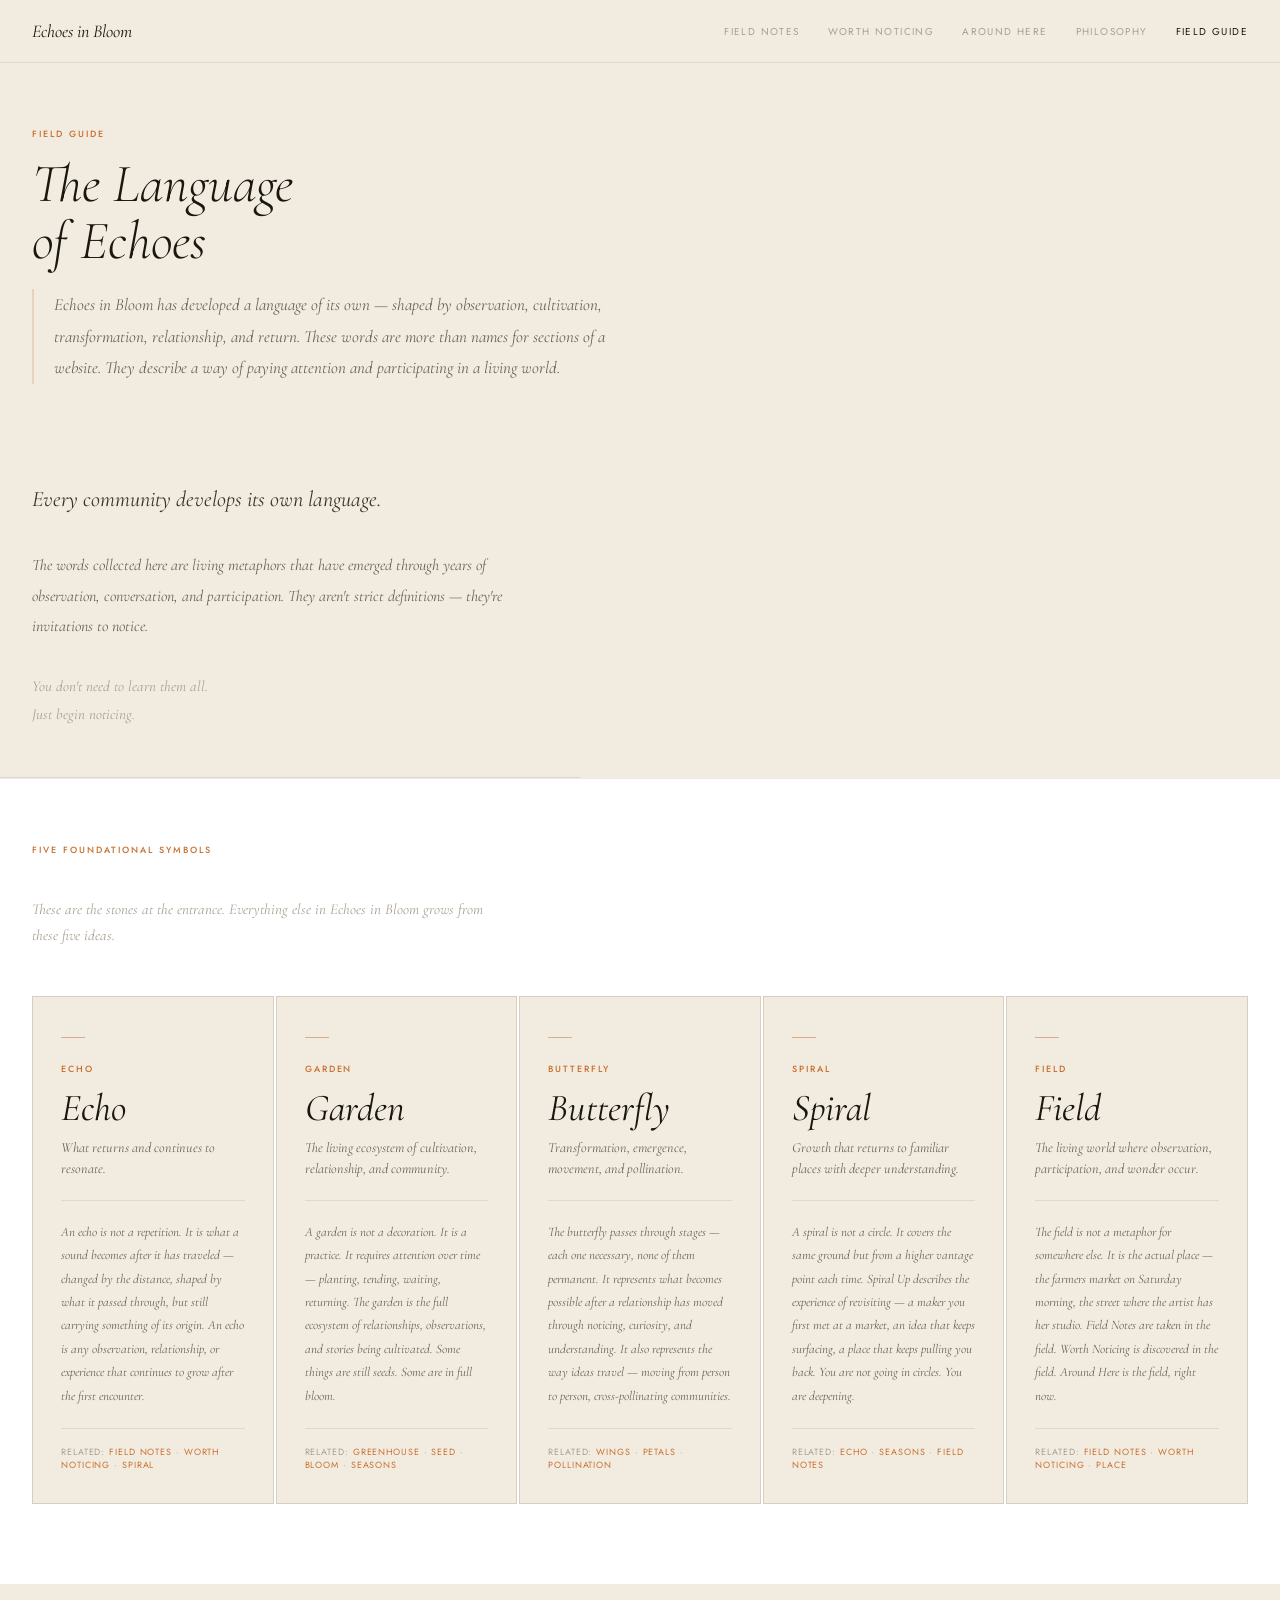
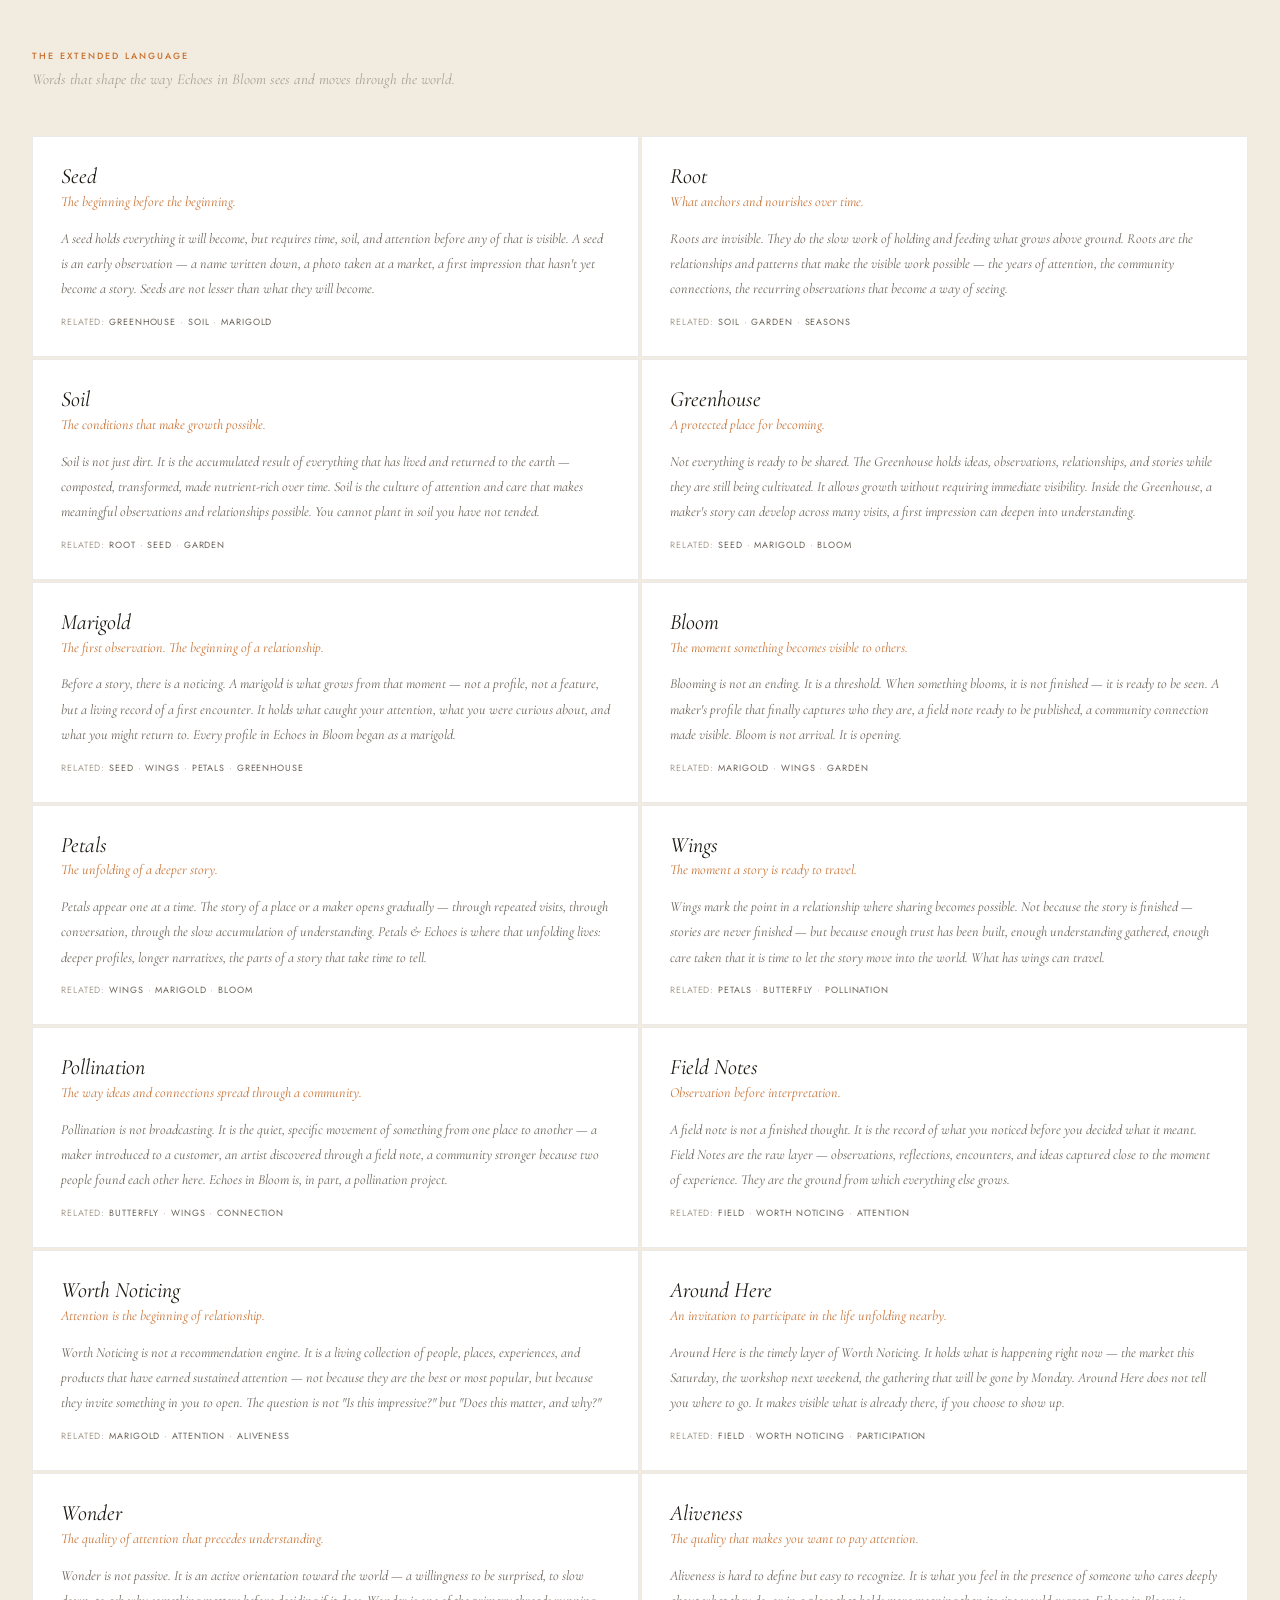
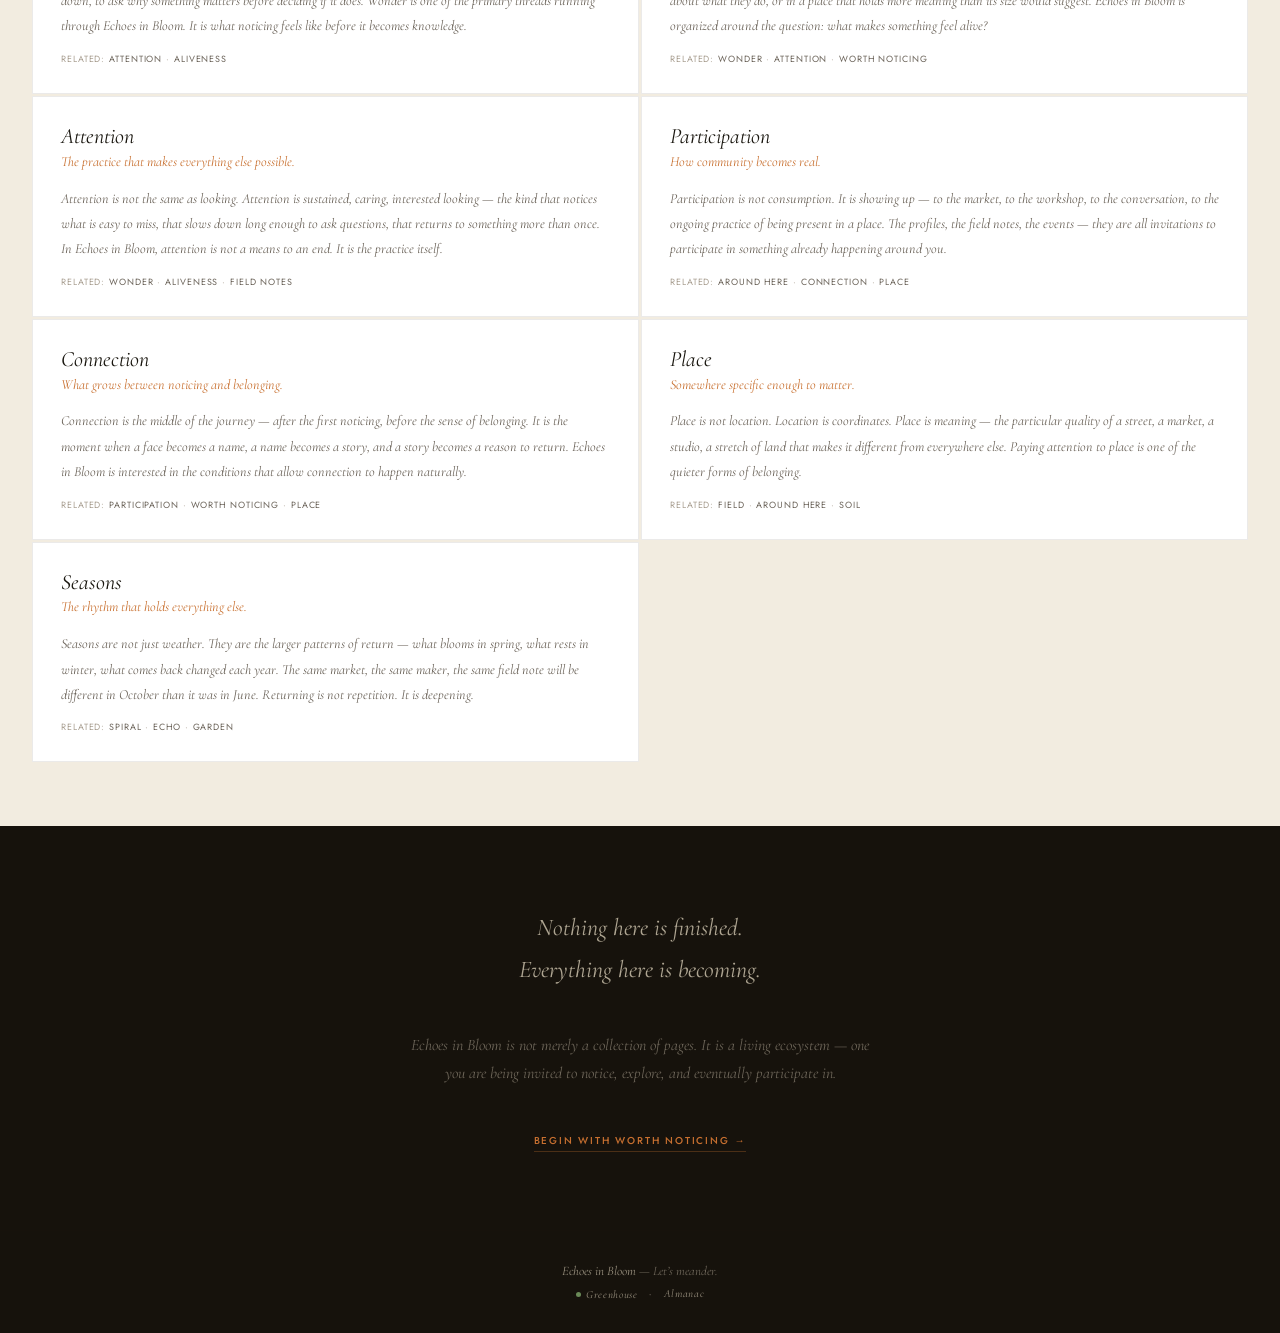
<file: field-guide.html>
<!DOCTYPE html>
<html lang="en">
<head>
  <meta charset="UTF-8">
  <meta name="viewport" content="width=device-width, initial-scale=1.0">
  <title>The Language of Echoes — Field Guide · Echoes in Bloom</title>
  <link rel="preconnect" href="https://fonts.googleapis.com">
  <link rel="preconnect" href="https://fonts.gstatic.com" crossorigin>
  <link href="https://fonts.googleapis.com/css2?family=Cormorant+Garamond:ital,wght@0,300;0,400;1,300;1,400;1,500&family=Jost:wght@300;400;500&display=swap" rel="stylesheet">
  <style>
    *{box-sizing:border-box;margin:0;padding:0}
    :root{
      --linen:#f2ece0;--linen-s:#e8e0d0;--parch:#ede4d4;
      --deep:#16120c;
      --amber:#c87030;--amber-d:#a05020;--amber-w:rgba(200,112,48,.2);
      --moss:#6a8a58;--moss-d:#4a6038;
      --ink:#1a1710;--ink-mid:#3a3428;--ink-soft:#6a6258;--ink-faint:#a89e90;
      --rule:rgba(40,30,15,.09);--rule-m:rgba(40,30,15,.14);
      --s:'Cormorant Garamond',serif;--n:'Jost',sans-serif;
    }
    body{font-family:var(--n);background:var(--linen);color:var(--ink);-webkit-font-smoothing:antialiased;min-height:100vh}

    /* NAV */
    .nav{display:flex;align-items:center;justify-content:space-between;padding:1.25rem 2rem;border-bottom:1px solid var(--rule);background:var(--linen);position:sticky;top:0;z-index:100}
    .nav-home{font-family:var(--s);font-size:18px;font-style:italic;color:var(--ink);text-decoration:none}
    .nav-home:hover{color:var(--amber)}
    .nav-links{display:flex;align-items:center;gap:1.75rem}
    .nl{font-size:10px;letter-spacing:.14em;text-transform:uppercase;color:var(--ink-faint);text-decoration:none;transition:color .2s}
    .nl:hover,.nl.active{color:var(--ink)}
    .nl-gh{color:var(--moss);font-weight:500;display:flex;align-items:center;gap:.35rem}
    .gh-pip{width:5px;height:5px;border-radius:50%;background:var(--moss);flex-shrink:0}

    /* HERO */
    .hero{max-width:680px;padding:4rem 2rem 3rem}
    .hero-eyebrow{font-size:9px;letter-spacing:.22em;text-transform:uppercase;color:var(--amber);font-weight:500;margin-bottom:1rem}
    .hero-title{font-family:var(--s);font-size:clamp(36px,6vw,54px);font-weight:300;font-style:italic;color:var(--ink);line-height:1.05;margin-bottom:1.25rem}
    .hero-body{font-family:var(--s);font-size:17px;font-style:italic;color:var(--ink-soft);line-height:1.85;border-left:2px solid var(--amber-w);padding-left:1.25rem}

    /* FOUNDATIONAL FIVE */
    .foundational{padding:4rem 2rem 5rem;border-top:1px solid var(--rule);border-bottom:1px solid var(--rule);background:white}
    .foundational-lbl{font-size:9px;letter-spacing:.22em;text-transform:uppercase;color:var(--amber);font-weight:500;margin-bottom:2.5rem}
    .foundational-grid{display:grid;grid-template-columns:repeat(5,1fr);gap:2px}
    @media(max-width:860px){.foundational-grid{grid-template-columns:1fr 1fr}}
    @media(max-width:500px){.foundational-grid{grid-template-columns:1fr}}
    .symbol-card{padding:2.5rem 1.75rem 2rem;border:1px solid var(--rule-m);background:var(--linen);transition:border-color .2s,background .2s;cursor:default;position:relative}
    .symbol-card:hover{border-color:rgba(200,112,48,.3);background:white}
    .symbol-card::before{content:'';display:block;width:24px;height:1px;background:var(--amber);margin-bottom:1.5rem;opacity:.5}
    .symbol-glyph{font-size:9px;letter-spacing:.22em;text-transform:uppercase;color:var(--amber);font-weight:500;margin-bottom:.85rem;display:block}
    .symbol-name{font-family:var(--s);font-size:clamp(28px,3.5vw,38px);font-style:italic;color:var(--ink);line-height:1;margin-bottom:.6rem}
    .symbol-meaning{font-family:var(--s);font-size:14px;font-style:italic;color:var(--ink-soft);line-height:1.55;margin-bottom:1.25rem;padding-bottom:1.25rem;border-bottom:1px solid var(--rule)}
    .symbol-body{font-family:var(--s);font-size:13px;font-style:italic;color:var(--ink-soft);line-height:1.8}
    .symbol-related{margin-top:1.25rem;padding-top:1rem;border-top:1px solid var(--rule);font-size:9px;letter-spacing:.1em;text-transform:uppercase;color:var(--ink-faint)}
    .symbol-related a{color:var(--amber);text-decoration:none}
    .symbol-related a:hover{text-decoration:underline}

    /* EXTENDED LANGUAGE */
    .extended{padding:4rem 2rem;max-width:none}
    .extended-lbl{font-size:9px;letter-spacing:.22em;text-transform:uppercase;color:var(--amber);font-weight:500;margin-bottom:.5rem}
    .extended-sub{font-family:var(--s);font-size:15px;font-style:italic;color:var(--ink-faint);margin-bottom:3rem}

    /* ENTRY GRID — 2 col on wide, 1 on mobile */
    .entry-grid{display:grid;grid-template-columns:1fr 1fr;gap:2px}
    @media(max-width:700px){.entry-grid{grid-template-columns:1fr}}

    .entry{padding:1.75rem;background:white;border:1px solid var(--rule);transition:border-color .2s}
    .entry:hover{border-color:var(--amber-w)}
    .entry-term{font-family:var(--s);font-size:22px;font-style:italic;color:var(--ink);line-height:1;margin-bottom:.3rem}
    .entry-meaning{font-family:var(--s);font-size:14px;font-style:italic;color:var(--amber);margin-bottom:.85rem;line-height:1.45}
    .entry-body{font-family:var(--s);font-size:14px;font-style:italic;color:var(--ink-soft);line-height:1.8}
    .entry-related{margin-top:.85rem;font-size:9px;letter-spacing:.1em;text-transform:uppercase;color:var(--ink-faint)}
    .entry-related a{color:var(--ink-soft);text-decoration:none;transition:color .2s}
    .entry-related a:hover{color:var(--amber)}

    /* CLOSING */
    .closing{padding:5rem 2rem;text-align:center;border-top:1px solid var(--rule);background:var(--deep)}
    .closing-body{font-family:var(--s);font-size:clamp(18px,3vw,24px);font-style:italic;color:rgba(240,228,204,.7);line-height:1.75;max-width:540px;margin:0 auto 2.5rem}
    .closing-link{font-size:10px;letter-spacing:.18em;text-transform:uppercase;color:var(--amber);text-decoration:none;font-weight:500;border-bottom:1px solid rgba(200,112,48,.3);padding-bottom:.15rem}

    /* FOOTER */
    .footer{padding:2rem;border-top:1px solid var(--rule);text-align:center;background:var(--deep)}
    .footer-text{font-family:var(--s);font-size:13px;font-style:italic;color:rgba(240,228,204,.4)}
    .footer-link{color:rgba(240,228,204,.6);text-decoration:none}
    .footer-link:hover{color:var(--amber)}
  </style>
</head>
<body>

<nav class="nav">
  <a href="/" class="nav-home">Echoes in Bloom</a>
  <div class="nav-links">
    <a href="/#field-notes" class="nl">Field Notes</a>
    <a href="/community" class="nl">Worth Noticing</a>
    <a href="/around-here" class="nl">Around Here</a>
    <a href="/philosophy" class="nl">Philosophy</a>
    <a href="/field-guide" class="nl active" style="opacity:1;font-size:10px">Field Guide</a>
  </div>
</nav>

<div class="hero">
  <div class="hero-eyebrow">Field Guide</div>
  <h1 class="hero-title">The Language<br>of Echoes</h1>
  <p class="hero-body">Echoes in Bloom has developed a language of its own — shaped by observation, cultivation, transformation, relationship, and return. These words are more than names for sections of a website. They describe a way of paying attention and participating in a living world.</p>
</div>

<!-- INTRODUCTION -->
<div style="padding:3rem 2rem;max-width:580px;border-bottom:1px solid var(--rule)">
  <p style="font-family:var(--s);font-size:clamp(18px,2.5vw,22px);font-style:italic;color:var(--ink-mid);line-height:1.75;margin-bottom:2rem">Every community develops its own language.</p>
  <p style="font-family:var(--s);font-size:16px;font-style:italic;color:var(--ink-soft);line-height:1.9;margin-bottom:2rem">The words collected here are living metaphors that have emerged through years of observation, conversation, and participation. They aren't strict definitions — they're invitations to notice.</p>
  <p style="font-family:var(--s);font-size:15px;font-style:italic;color:var(--ink-faint);line-height:1.85">You don't need to learn them all.<br>Just begin noticing.</p>
</div>

<!-- FIVE FOUNDATIONAL SYMBOLS -->
<div class="foundational">
  <div class="foundational-lbl">Five foundational symbols</div>
  <p style="font-family:var(--s);font-size:15px;font-style:italic;color:var(--ink-faint);max-width:480px;line-height:1.75;margin-bottom:3rem">These are the stones at the entrance. Everything else in Echoes in Bloom grows from these five ideas.</p>
  <div class="foundational-grid">

    <div class="symbol-card">
      <span class="symbol-glyph">Echo</span>
      <div class="symbol-name">Echo</div>
      <div class="symbol-meaning">What returns and continues to resonate.</div>
      <div class="symbol-body">An echo is not a repetition. It is what a sound becomes after it has traveled — changed by the distance, shaped by what it passed through, but still carrying something of its origin. An echo is any observation, relationship, or experience that continues to grow after the first encounter.</div>
      <div class="symbol-related">Related: <a href="#field-notes">Field Notes</a> · <a href="#worth-noticing">Worth Noticing</a> · <a href="#spiral">Spiral</a></div>
    </div>

    <div class="symbol-card">
      <span class="symbol-glyph">Garden</span>
      <div class="symbol-name">Garden</div>
      <div class="symbol-meaning">The living ecosystem of cultivation, relationship, and community.</div>
      <div class="symbol-body">A garden is not a decoration. It is a practice. It requires attention over time — planting, tending, waiting, returning. The garden is the full ecosystem of relationships, observations, and stories being cultivated. Some things are still seeds. Some are in full bloom.</div>
      <div class="symbol-related">Related: <a href="#greenhouse">Greenhouse</a> · <a href="#seed">Seed</a> · <a href="#bloom">Bloom</a> · <a href="#seasons">Seasons</a></div>
    </div>

    <div class="symbol-card">
      <span class="symbol-glyph">Butterfly</span>
      <div class="symbol-name">Butterfly</div>
      <div class="symbol-meaning">Transformation, emergence, movement, and pollination.</div>
      <div class="symbol-body">The butterfly passes through stages — each one necessary, none of them permanent. It represents what becomes possible after a relationship has moved through noticing, curiosity, and understanding. It also represents the way ideas travel — moving from person to person, cross-pollinating communities.</div>
      <div class="symbol-related">Related: <a href="#wings">Wings</a> · <a href="#petals">Petals</a> · <a href="#pollination">Pollination</a></div>
    </div>

    <div class="symbol-card" id="spiral">
      <span class="symbol-glyph">Spiral</span>
      <div class="symbol-name">Spiral</div>
      <div class="symbol-meaning">Growth that returns to familiar places with deeper understanding.</div>
      <div class="symbol-body">A spiral is not a circle. It covers the same ground but from a higher vantage point each time. Spiral Up describes the experience of revisiting — a maker you first met at a market, an idea that keeps surfacing, a place that keeps pulling you back. You are not going in circles. You are deepening.</div>
      <div class="symbol-related">Related: <a href="#echo">Echo</a> · <a href="#seasons">Seasons</a> · <a href="#field-notes">Field Notes</a></div>
    </div>

    <div class="symbol-card">
      <span class="symbol-glyph">Field</span>
      <div class="symbol-name">Field</div>
      <div class="symbol-meaning">The living world where observation, participation, and wonder occur.</div>
      <div class="symbol-body">The field is not a metaphor for somewhere else. It is the actual place — the farmers market on Saturday morning, the street where the artist has her studio. Field Notes are taken in the field. Worth Noticing is discovered in the field. Around Here is the field, right now.</div>
      <div class="symbol-related">Related: <a href="#field-notes">Field Notes</a> · <a href="#worth-noticing">Worth Noticing</a> · <a href="#place">Place</a></div>
    </div>

  </div>
</div>

<!-- EXTENDED LANGUAGE -->
<div class="extended">
  <div class="extended-lbl">The extended language</div>
  <div class="extended-sub">Words that shape the way Echoes in Bloom sees and moves through the world.</div>

  <div class="entry-grid">

    <div class="entry" id="seed">
      <div class="entry-term">Seed</div>
      <div class="entry-meaning">The beginning before the beginning.</div>
      <div class="entry-body">A seed holds everything it will become, but requires time, soil, and attention before any of that is visible. A seed is an early observation — a name written down, a photo taken at a market, a first impression that hasn't yet become a story. Seeds are not lesser than what they will become.</div>
      <div class="entry-related">Related: <a href="#greenhouse">Greenhouse</a> · <a href="#soil">Soil</a> · <a href="#marigold">Marigold</a></div>
    </div>

    <div class="entry" id="root">
      <div class="entry-term">Root</div>
      <div class="entry-meaning">What anchors and nourishes over time.</div>
      <div class="entry-body">Roots are invisible. They do the slow work of holding and feeding what grows above ground. Roots are the relationships and patterns that make the visible work possible — the years of attention, the community connections, the recurring observations that become a way of seeing.</div>
      <div class="entry-related">Related: <a href="#soil">Soil</a> · <a href="#garden">Garden</a> · <a href="#seasons">Seasons</a></div>
    </div>

    <div class="entry" id="soil">
      <div class="entry-term">Soil</div>
      <div class="entry-meaning">The conditions that make growth possible.</div>
      <div class="entry-body">Soil is not just dirt. It is the accumulated result of everything that has lived and returned to the earth — composted, transformed, made nutrient-rich over time. Soil is the culture of attention and care that makes meaningful observations and relationships possible. You cannot plant in soil you have not tended.</div>
      <div class="entry-related">Related: <a href="#root">Root</a> · <a href="#seed">Seed</a> · <a href="#garden">Garden</a></div>
    </div>

    <div class="entry" id="greenhouse">
      <div class="entry-term">Greenhouse</div>
      <div class="entry-meaning">A protected place for becoming.</div>
      <div class="entry-body">Not everything is ready to be shared. The Greenhouse holds ideas, observations, relationships, and stories while they are still being cultivated. It allows growth without requiring immediate visibility. Inside the Greenhouse, a maker's story can develop across many visits, a first impression can deepen into understanding.</div>
      <div class="entry-related">Related: <a href="#seed">Seed</a> · <a href="#marigold">Marigold</a> · <a href="#bloom">Bloom</a></div>
    </div>

    <div class="entry" id="marigold">
      <div class="entry-term">Marigold</div>
      <div class="entry-meaning">The first observation. The beginning of a relationship.</div>
      <div class="entry-body">Before a story, there is a noticing. A marigold is what grows from that moment — not a profile, not a feature, but a living record of a first encounter. It holds what caught your attention, what you were curious about, and what you might return to. Every profile in Echoes in Bloom began as a marigold.</div>
      <div class="entry-related">Related: <a href="#seed">Seed</a> · <a href="#wings">Wings</a> · <a href="#petals">Petals</a> · <a href="#greenhouse">Greenhouse</a></div>
    </div>

    <div class="entry" id="bloom">
      <div class="entry-term">Bloom</div>
      <div class="entry-meaning">The moment something becomes visible to others.</div>
      <div class="entry-body">Blooming is not an ending. It is a threshold. When something blooms, it is not finished — it is ready to be seen. A maker's profile that finally captures who they are, a field note ready to be published, a community connection made visible. Bloom is not arrival. It is opening.</div>
      <div class="entry-related">Related: <a href="#marigold">Marigold</a> · <a href="#wings">Wings</a> · <a href="#garden">Garden</a></div>
    </div>

    <div class="entry" id="petals">
      <div class="entry-term">Petals</div>
      <div class="entry-meaning">The unfolding of a deeper story.</div>
      <div class="entry-body">Petals appear one at a time. The story of a place or a maker opens gradually — through repeated visits, through conversation, through the slow accumulation of understanding. Petals & Echoes is where that unfolding lives: deeper profiles, longer narratives, the parts of a story that take time to tell.</div>
      <div class="entry-related">Related: <a href="#wings">Wings</a> · <a href="#marigold">Marigold</a> · <a href="#bloom">Bloom</a></div>
    </div>

    <div class="entry" id="wings">
      <div class="entry-term">Wings</div>
      <div class="entry-meaning">The moment a story is ready to travel.</div>
      <div class="entry-body">Wings mark the point in a relationship where sharing becomes possible. Not because the story is finished — stories are never finished — but because enough trust has been built, enough understanding gathered, enough care taken that it is time to let the story move into the world. What has wings can travel.</div>
      <div class="entry-related">Related: <a href="#petals">Petals</a> · <a href="#butterfly">Butterfly</a> · <a href="#pollination">Pollination</a></div>
    </div>

    <div class="entry" id="pollination">
      <div class="entry-term">Pollination</div>
      <div class="entry-meaning">The way ideas and connections spread through a community.</div>
      <div class="entry-body">Pollination is not broadcasting. It is the quiet, specific movement of something from one place to another — a maker introduced to a customer, an artist discovered through a field note, a community stronger because two people found each other here. Echoes in Bloom is, in part, a pollination project.</div>
      <div class="entry-related">Related: <a href="#butterfly">Butterfly</a> · <a href="#wings">Wings</a> · <a href="#connection">Connection</a></div>
    </div>

    <div class="entry" id="field-notes">
      <div class="entry-term">Field Notes</div>
      <div class="entry-meaning">Observation before interpretation.</div>
      <div class="entry-body">A field note is not a finished thought. It is the record of what you noticed before you decided what it meant. Field Notes are the raw layer — observations, reflections, encounters, and ideas captured close to the moment of experience. They are the ground from which everything else grows.</div>
      <div class="entry-related">Related: <a href="#field">Field</a> · <a href="#worth-noticing">Worth Noticing</a> · <a href="#attention">Attention</a></div>
    </div>

    <div class="entry" id="worth-noticing">
      <div class="entry-term">Worth Noticing</div>
      <div class="entry-meaning">Attention is the beginning of relationship.</div>
      <div class="entry-body">Worth Noticing is not a recommendation engine. It is a living collection of people, places, experiences, and products that have earned sustained attention — not because they are the best or most popular, but because they invite something in you to open. The question is not "Is this impressive?" but "Does this matter, and why?"</div>
      <div class="entry-related">Related: <a href="#marigold">Marigold</a> · <a href="#attention">Attention</a> · <a href="#aliveness">Aliveness</a></div>
    </div>

    <div class="entry" id="around-here">
      <div class="entry-term">Around Here</div>
      <div class="entry-meaning">An invitation to participate in the life unfolding nearby.</div>
      <div class="entry-body">Around Here is the timely layer of Worth Noticing. It holds what is happening right now — the market this Saturday, the workshop next weekend, the gathering that will be gone by Monday. Around Here does not tell you where to go. It makes visible what is already there, if you choose to show up.</div>
      <div class="entry-related">Related: <a href="#field">Field</a> · <a href="#worth-noticing">Worth Noticing</a> · <a href="#participation">Participation</a></div>
    </div>

    <div class="entry" id="wonder">
      <div class="entry-term">Wonder</div>
      <div class="entry-meaning">The quality of attention that precedes understanding.</div>
      <div class="entry-body">Wonder is not passive. It is an active orientation toward the world — a willingness to be surprised, to slow down, to ask why something matters before deciding if it does. Wonder is one of the primary threads running through Echoes in Bloom. It is what noticing feels like before it becomes knowledge.</div>
      <div class="entry-related">Related: <a href="#attention">Attention</a> · <a href="#aliveness">Aliveness</a></div>
    </div>

    <div class="entry" id="aliveness">
      <div class="entry-term">Aliveness</div>
      <div class="entry-meaning">The quality that makes you want to pay attention.</div>
      <div class="entry-body">Aliveness is hard to define but easy to recognize. It is what you feel in the presence of someone who cares deeply about what they do, or in a place that holds more meaning than its size would suggest. Echoes in Bloom is organized around the question: what makes something feel alive?</div>
      <div class="entry-related">Related: <a href="#wonder">Wonder</a> · <a href="#attention">Attention</a> · <a href="#worth-noticing">Worth Noticing</a></div>
    </div>

    <div class="entry" id="attention">
      <div class="entry-term">Attention</div>
      <div class="entry-meaning">The practice that makes everything else possible.</div>
      <div class="entry-body">Attention is not the same as looking. Attention is sustained, caring, interested looking — the kind that notices what is easy to miss, that slows down long enough to ask questions, that returns to something more than once. In Echoes in Bloom, attention is not a means to an end. It is the practice itself.</div>
      <div class="entry-related">Related: <a href="#wonder">Wonder</a> · <a href="#aliveness">Aliveness</a> · <a href="#field-notes">Field Notes</a></div>
    </div>

    <div class="entry" id="participation">
      <div class="entry-term">Participation</div>
      <div class="entry-meaning">How community becomes real.</div>
      <div class="entry-body">Participation is not consumption. It is showing up — to the market, to the workshop, to the conversation, to the ongoing practice of being present in a place. The profiles, the field notes, the events — they are all invitations to participate in something already happening around you.</div>
      <div class="entry-related">Related: <a href="#around-here">Around Here</a> · <a href="#connection">Connection</a> · <a href="#place">Place</a></div>
    </div>

    <div class="entry" id="connection">
      <div class="entry-term">Connection</div>
      <div class="entry-meaning">What grows between noticing and belonging.</div>
      <div class="entry-body">Connection is the middle of the journey — after the first noticing, before the sense of belonging. It is the moment when a face becomes a name, a name becomes a story, and a story becomes a reason to return. Echoes in Bloom is interested in the conditions that allow connection to happen naturally.</div>
      <div class="entry-related">Related: <a href="#participation">Participation</a> · <a href="#worth-noticing">Worth Noticing</a> · <a href="#place">Place</a></div>
    </div>

    <div class="entry" id="place">
      <div class="entry-term">Place</div>
      <div class="entry-meaning">Somewhere specific enough to matter.</div>
      <div class="entry-body">Place is not location. Location is coordinates. Place is meaning — the particular quality of a street, a market, a studio, a stretch of land that makes it different from everywhere else. Paying attention to place is one of the quieter forms of belonging.</div>
      <div class="entry-related">Related: <a href="#field">Field</a> · <a href="#around-here">Around Here</a> · <a href="#soil">Soil</a></div>
    </div>

    <div class="entry" id="seasons">
      <div class="entry-term">Seasons</div>
      <div class="entry-meaning">The rhythm that holds everything else.</div>
      <div class="entry-body">Seasons are not just weather. They are the larger patterns of return — what blooms in spring, what rests in winter, what comes back changed each year. The same market, the same maker, the same field note will be different in October than it was in June. Returning is not repetition. It is deepening.</div>
      <div class="entry-related">Related: <a href="#spiral">Spiral</a> · <a href="#echo">Echo</a> · <a href="#garden">Garden</a></div>
    </div>

  </div>
</div>

<!-- CLOSING -->
<div class="closing">
  <p class="closing-body">Nothing here is finished.<br>Everything here is becoming.</p>
  <p style="font-family:var(--s);font-size:16px;font-style:italic;color:rgba(240,228,204,.4);line-height:1.75;max-width:480px;margin:0 auto 2.5rem">Echoes in Bloom is not merely a collection of pages. It is a living ecosystem — one you are being invited to notice, explore, and eventually participate in.</p>
  <a href="/community" class="closing-link">Begin with Worth Noticing &rarr;</a>
</div>

<footer class="footer">
  <p class="footer-text"><a href="/" class="footer-link">Echoes in Bloom</a> &mdash; Let&rsquo;s meander.</p>
  <p class="footer-text" style="margin-top:.5rem;font-size:11px;letter-spacing:.06em">
    <a href="https://greenhouse.echoesinbloom.co" class="footer-link" style="display:inline-flex;align-items:center;gap:.35rem"><span class="gh-pip"></span>Greenhouse</a>
    <span style="margin:0 .5rem;color:var(--ink-faint)">&middot;</span>
    <a href="/almanac" class="footer-link">Almanac</a>
  </p>
</footer>

</body>
</html>
</file>
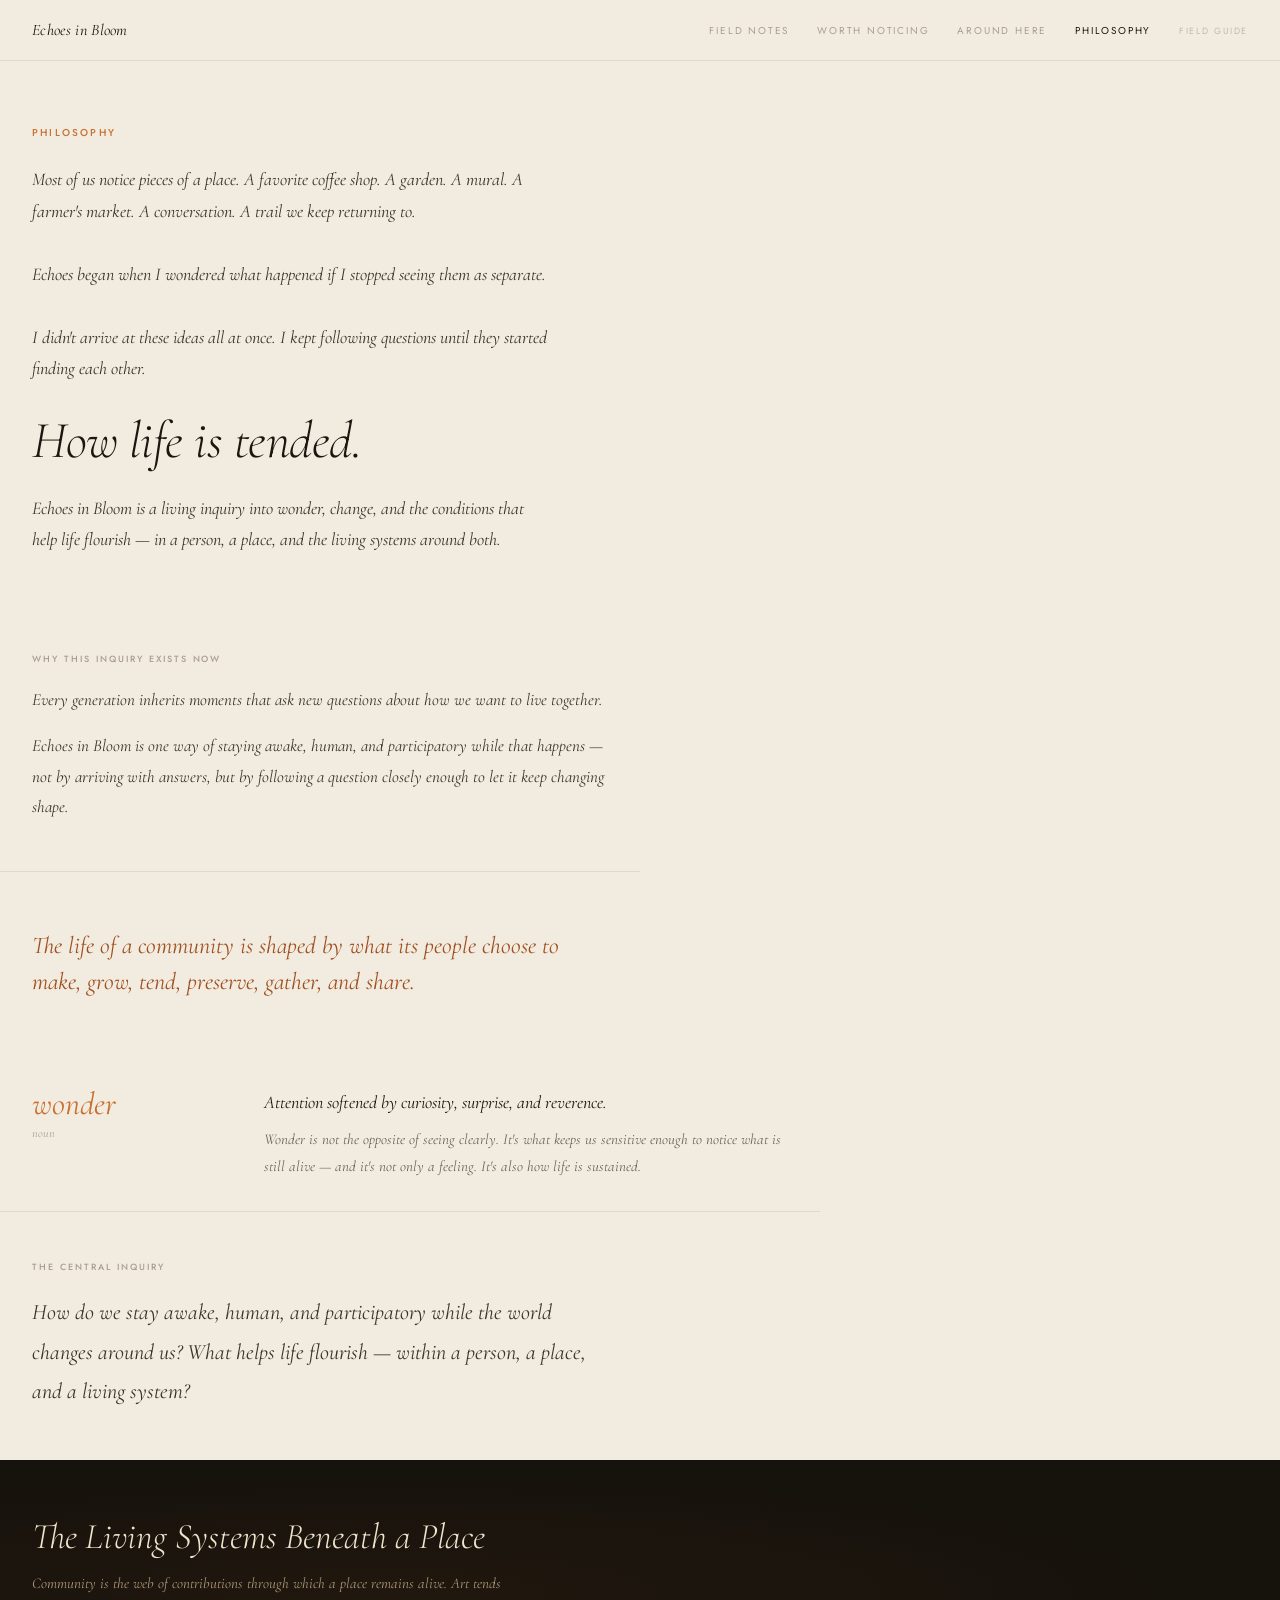
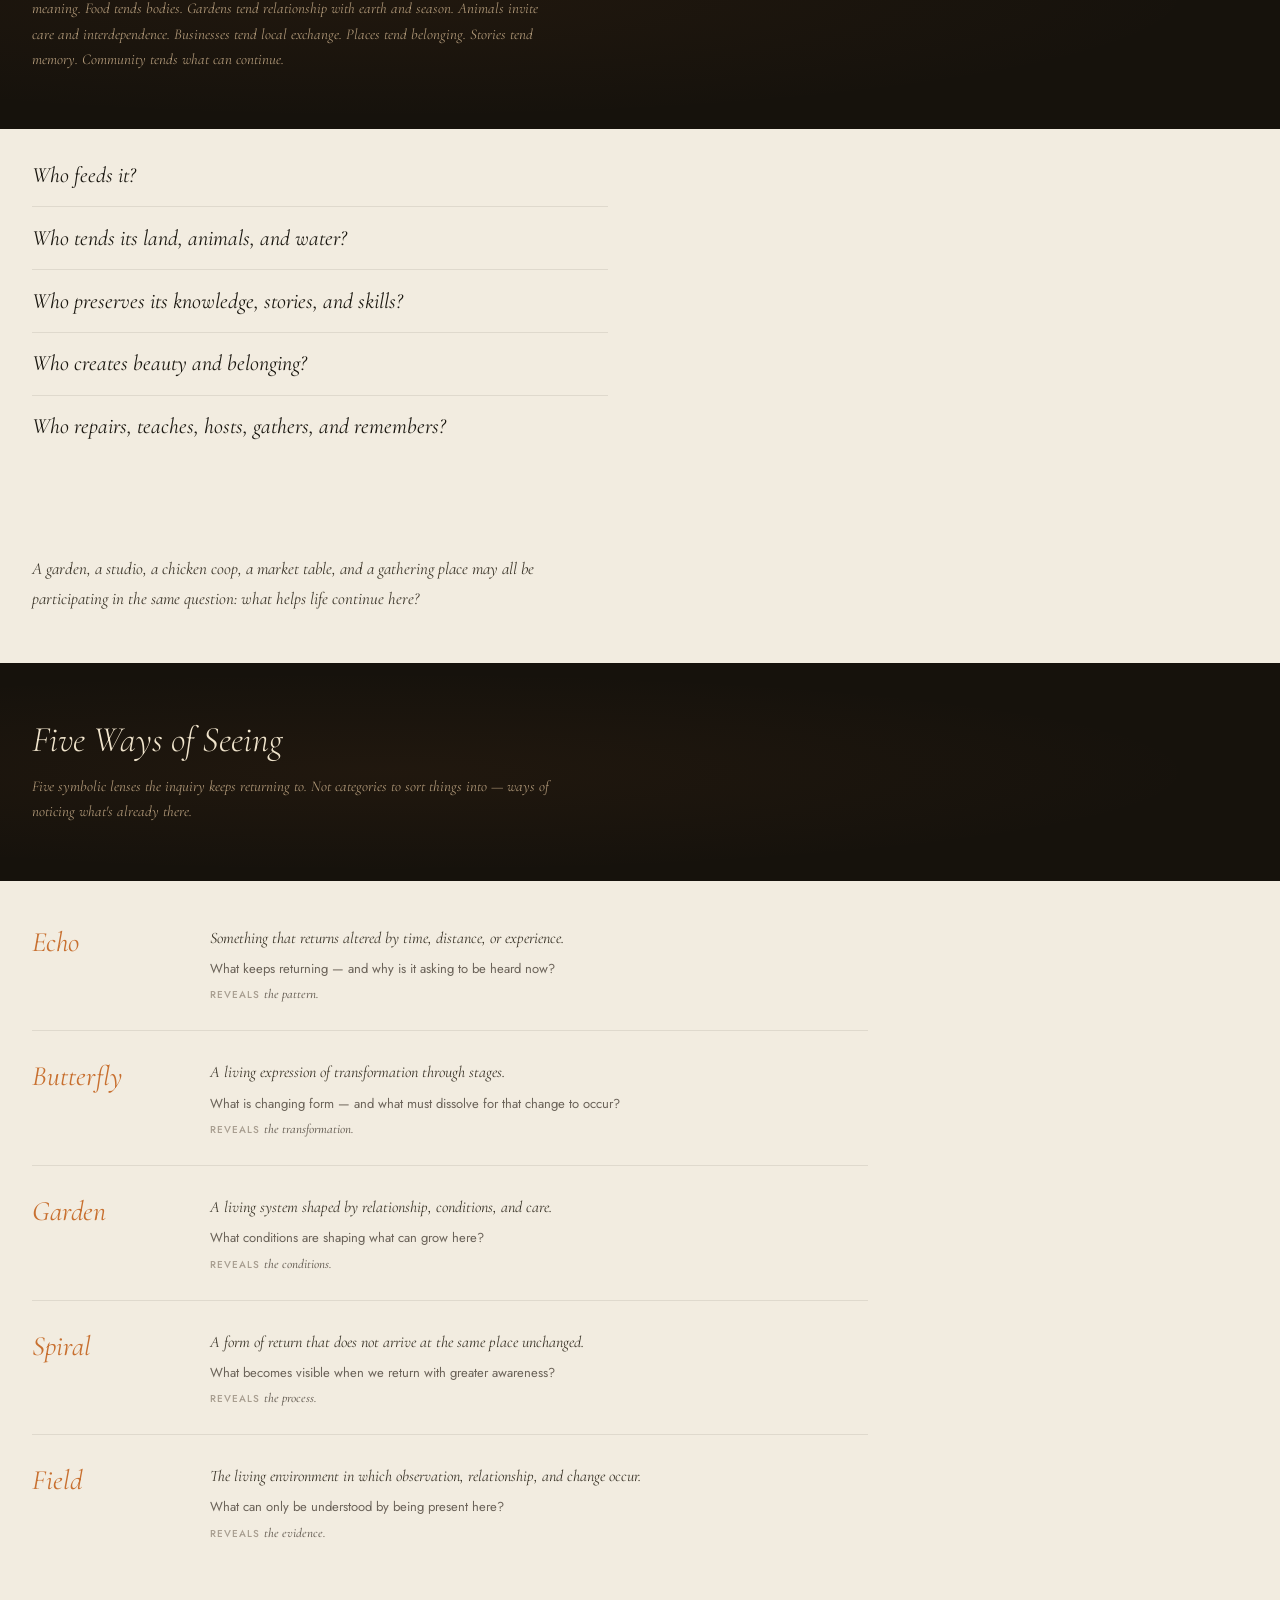
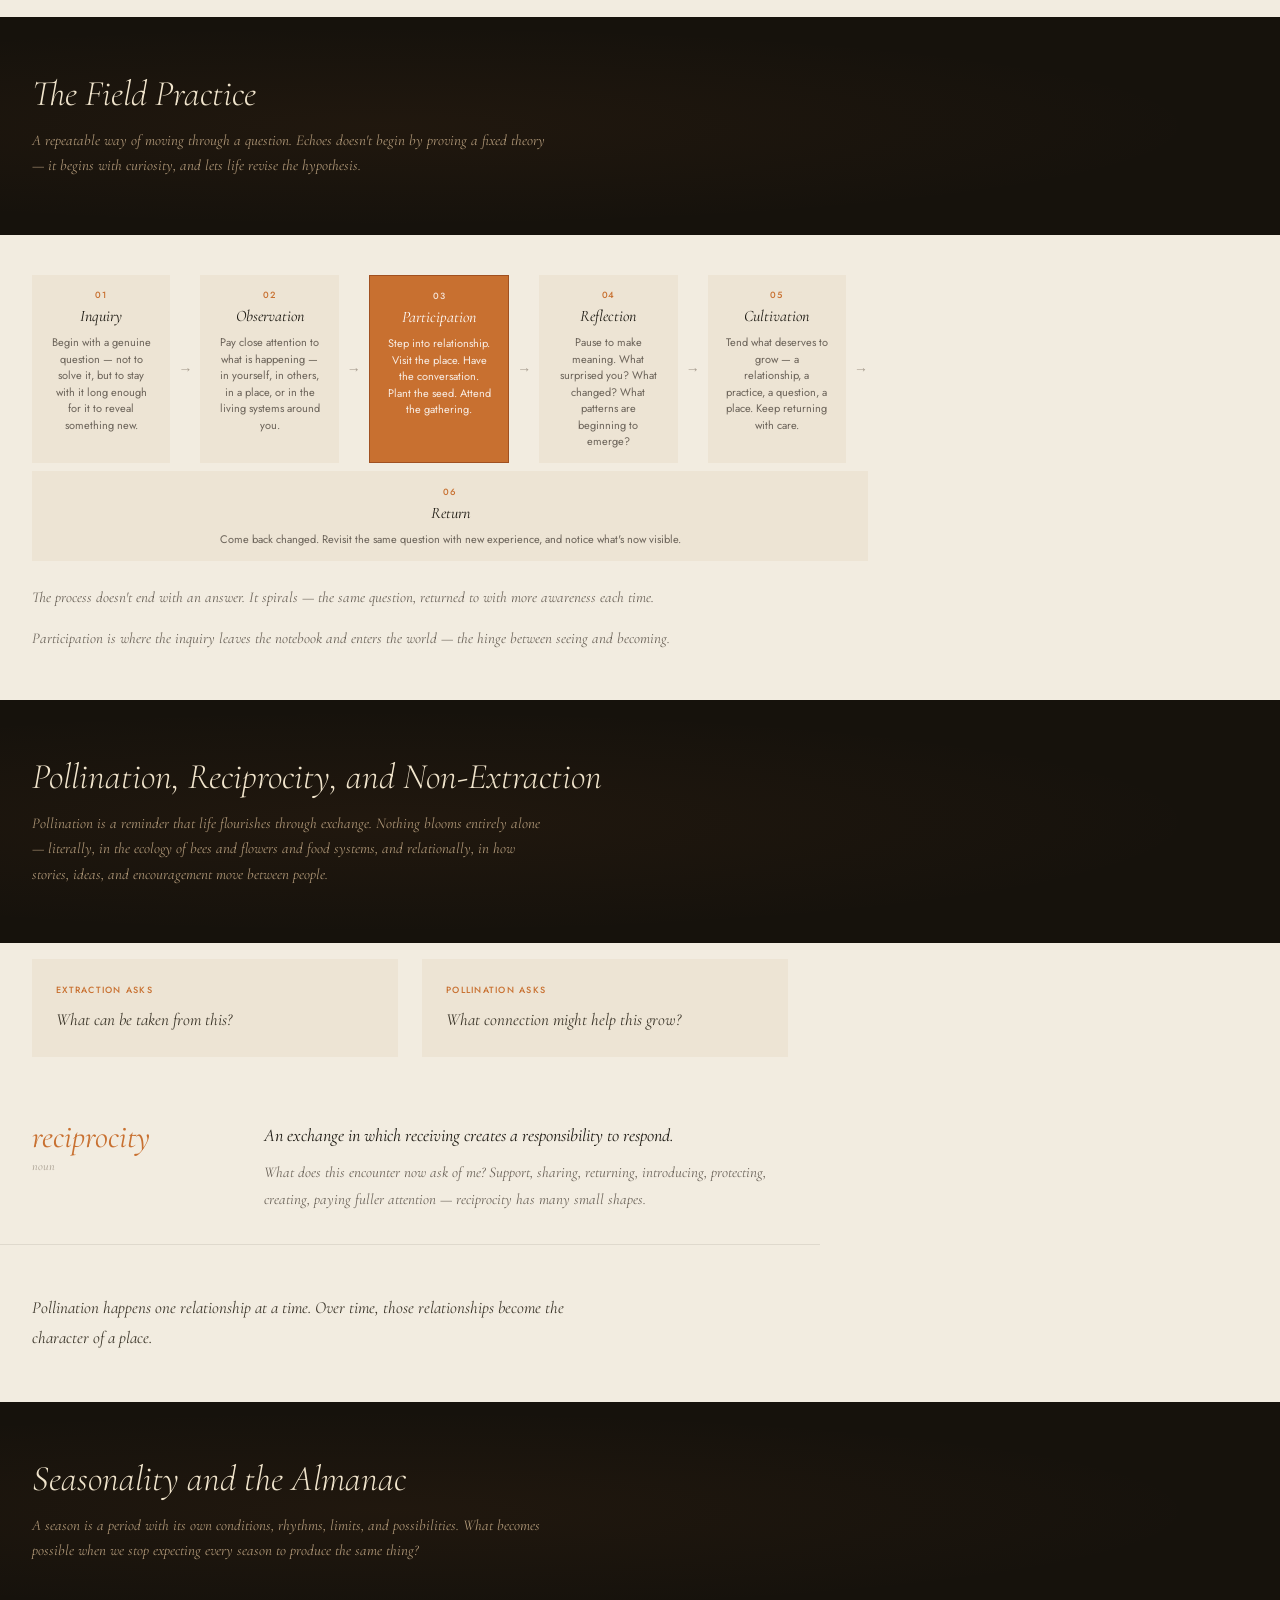
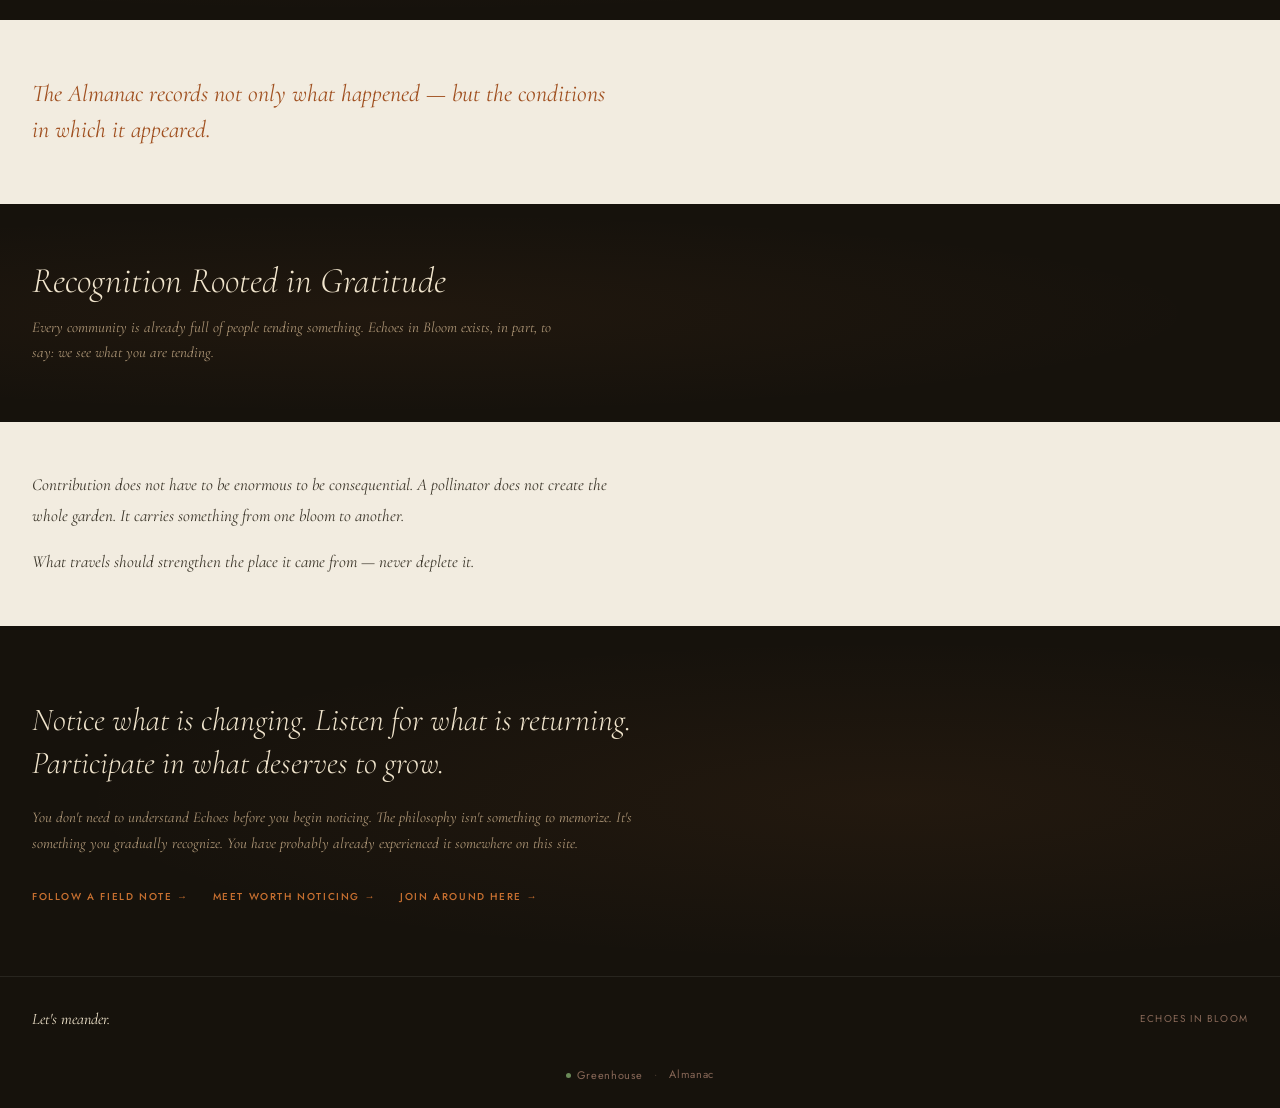
<file: philosophy.html>
<!DOCTYPE html>
<html lang="en">
<head>
  <meta charset="UTF-8">
  <meta name="viewport" content="width=device-width, initial-scale=1.0">
  <meta name="description" content="Echoes in Bloom — Philosophy. A living inquiry into how life is tended.">
  <meta property="og:title" content="Philosophy — Echoes in Bloom">
  <title>Philosophy — Echoes in Bloom</title>
  <link rel="preconnect" href="https://fonts.googleapis.com">
  <link rel="preconnect" href="https://fonts.gstatic.com" crossorigin>
  <link href="https://fonts.googleapis.com/css2?family=Cormorant+Garamond:ital,wght@0,300;0,400;1,300;1,400;1,500&family=Jost:wght@300;400;500&display=swap" rel="stylesheet">
  <style>
    *{box-sizing:border-box;margin:0;padding:0}
    :root{
      --linen:#f2ece0;--linen-s:#e8e0d0;--parch:#ede4d4;
      --deep:#16120c;
      --amber:#c87030;--amber-d:#a05020;--amber-w:#f5e8d8;
      --moss:#6a8a58;
      --ink:#1a1710;--ink-mid:#3a3428;--ink-soft:#6a6258;--ink-faint:#a89e90;
      --on-dark:#f0e4cc;--on-dark-mid:#b09878;--on-dark-soft:#886858;
      --rule:rgba(40,30,15,.09);--rule-m:rgba(40,30,15,.14);
      --s:'Cormorant Garamond',serif;--n:'Jost',sans-serif;
      color-scheme:light only;
    }
    body{font-family:var(--n);background:var(--linen);color:var(--ink);-webkit-font-smoothing:antialiased}

    /* NAV — same pattern as the rest of the site */
    .nav{display:flex;align-items:center;justify-content:space-between;padding:1.25rem 2rem;border-bottom:1px solid var(--rule);background:var(--linen);position:sticky;top:0;z-index:100}
    .nav-home{font-family:var(--s);font-size:16px;font-style:italic;color:var(--ink);text-decoration:none;letter-spacing:.02em}
    .nav-home:hover{color:var(--amber)}
    .nav-links{display:flex;gap:1.75rem;align-items:center;flex-wrap:wrap}
    .nl{font-size:10px;letter-spacing:.18em;text-transform:uppercase;color:var(--ink-faint);text-decoration:none;font-family:var(--n);font-weight:400;transition:color .2s}
    .nl:hover,.nl.active{color:var(--ink)}
    .nl-gh{color:var(--moss);font-weight:500;display:flex;align-items:center;gap:.35rem}
    .gh-pip{width:5px;height:5px;border-radius:50%;background:var(--moss);flex-shrink:0}

    /* HERO — this page's job is to explain, so it can say so directly */
    .p-hero{padding:4rem 2rem 3rem;max-width:640px}
    .p-eyebrow{font-size:10px;letter-spacing:.22em;text-transform:uppercase;color:var(--amber);font-weight:500;margin-bottom:1.5rem}
    .p-hero-title{font-family:var(--s);font-size:clamp(36px,6vw,52px);font-weight:300;font-style:italic;color:var(--ink);line-height:1.08;margin-bottom:1.5rem;letter-spacing:-.01em}
    .p-hero-body{font-family:var(--s);font-size:18px;font-style:italic;color:var(--ink-mid);line-height:1.75;max-width:520px}

    /* SECTION DIVIDER — dark, marks each part */
    .p-divider{background:var(--deep);padding:3.5rem 2rem;background-image:radial-gradient(ellipse at 30% 50%, rgba(200,112,48,.06) 0%, transparent 65%)}
    .p-divider-inner{max-width:640px}
    .p-divider-num{font-size:9px;letter-spacing:.22em;text-transform:uppercase;color:var(--amber);font-weight:500;margin-bottom:1rem}
    .p-divider-title{font-family:var(--s);font-size:clamp(26px,4vw,36px);font-weight:300;font-style:italic;color:var(--on-dark);line-height:1.15;margin-bottom:.85rem}
    .p-divider-body{font-family:var(--s);font-size:15px;font-style:italic;color:var(--on-dark-mid);line-height:1.7;max-width:520px}

    /* PROSE SECTION — light */
    .p-section{padding:3rem 2rem;max-width:640px;border-bottom:1px solid var(--rule)}
    .p-section-lbl{font-size:9px;letter-spacing:.22em;text-transform:uppercase;color:var(--ink-faint);font-weight:500;margin-bottom:1.25rem}
    .p-section p{font-family:var(--s);font-size:17px;font-style:italic;color:var(--ink-mid);line-height:1.8;margin-bottom:1rem}
    .p-section p:last-child{margin-bottom:0}

    /* QUOTE — stands alone, amber, no card */
    .p-quote{padding:3.5rem 2rem;max-width:640px}
    .p-quote p{font-family:var(--s);font-size:24px;font-style:italic;color:var(--amber-d);line-height:1.5}

    /* DEFINITION — specimen label */
    .p-def{display:flex;gap:2rem;padding:2rem;max-width:820px;border-bottom:1px solid var(--rule);flex-wrap:wrap}
    .p-def-left{flex:0 0 200px}
    .p-def-term{font-family:var(--s);font-size:32px;font-style:italic;color:var(--amber);line-height:1}
    .p-def-pos{font-family:var(--s);font-size:12px;font-style:italic;color:var(--ink-faint);margin-top:.4rem}
    .p-def-right{flex:1;min-width:260px}
    .p-def-meaning{font-family:var(--s);font-size:18px;font-style:italic;color:var(--ink);line-height:1.6;margin-bottom:.6rem}
    .p-def-body{font-family:var(--s);font-size:15px;font-style:italic;color:var(--ink-soft);line-height:1.75}

    /* PILLARS */
    .p-pillars{padding:1rem 2rem 3rem;max-width:900px}
    .p-pillar{display:flex;gap:1.75rem;padding:1.75rem 0;border-bottom:1px solid var(--rule);flex-wrap:wrap}
    .p-pillar:last-child{border-bottom:none}
    .p-pillar-word{flex:0 0 150px;font-family:var(--s);font-size:28px;font-style:italic;color:var(--amber)}
    .p-pillar-body{flex:1;min-width:260px}
    .p-pillar-def{font-family:var(--s);font-size:16px;font-style:italic;color:var(--ink-mid);line-height:1.65;margin-bottom:.5rem}
    .p-pillar-q{font-family:var(--n);font-size:13px;color:var(--ink-soft);line-height:1.6;margin-bottom:.4rem}
    .p-pillar-reveals{font-size:10px;letter-spacing:.1em;text-transform:uppercase;color:var(--ink-faint);font-weight:500}
    .p-pillar-reveals em{font-family:var(--s);font-style:italic;text-transform:none;letter-spacing:0;color:var(--ink-soft);font-size:13px}

    /* FIELD METHOD FLOW */
    .p-flow{padding:1rem 2rem 3rem;max-width:900px}
    .p-flow-row{display:flex;flex-wrap:wrap;gap:.5rem;align-items:stretch;margin:1.5rem 0}
    .p-flow-step{background:var(--parch);padding:.85rem 1.1rem;flex:1;min-width:130px;text-align:center}
    .p-flow-step-n{font-size:9px;letter-spacing:.1em;text-transform:uppercase;color:var(--amber);font-weight:500;margin-bottom:.3rem}
    .p-flow-step-w{font-family:var(--s);font-size:16px;font-style:italic;color:var(--ink);margin-bottom:.5rem}
    .p-flow-step-def{font-family:var(--n);font-size:11px;color:var(--ink-soft);line-height:1.5}
    .p-flow-step.hinge{background:var(--amber);border:1px solid var(--amber-d)}
    .p-flow-step.hinge .p-flow-step-n{color:rgba(255,255,255,.8)}
    .p-flow-step.hinge .p-flow-step-w{color:white}
    .p-flow-step.hinge .p-flow-step-def{color:rgba(255,255,255,.88)}
    .p-flow-arrow{display:flex;align-items:center;color:var(--ink-faint);font-size:14px}

    /* LIVING SYSTEMS — bare questions */
    .p-questions{padding:1rem 2rem 3rem;max-width:640px}
    .p-question{font-family:var(--s);font-size:22px;font-style:italic;color:var(--ink);line-height:1.5;padding:.9rem 0;border-bottom:1px solid var(--rule)}
    .p-question:last-child{border-bottom:none}

    /* CONTRAST — extraction / pollination */
    .p-contrast{display:flex;gap:1.5rem;padding:1rem 2rem 2rem;max-width:820px;flex-wrap:wrap}
    .p-contrast-card{flex:1;min-width:240px;background:var(--parch);padding:1.5rem}
    .p-contrast-lbl{font-size:9px;letter-spacing:.14em;text-transform:uppercase;color:var(--amber);font-weight:500;margin-bottom:.6rem}
    .p-contrast-card p{font-family:var(--s);font-size:17px;font-style:italic;color:var(--ink-mid);line-height:1.6}

    /* CLOSING */
    .p-closing{background:var(--deep);padding:4.5rem 2rem;background-image:radial-gradient(ellipse at 70% 50%, rgba(200,112,48,.07) 0%, transparent 65%)}
    .p-closing-inner{max-width:600px}
    .p-closing-heading{font-family:var(--s);font-size:clamp(24px,4vw,32px);font-weight:300;font-style:italic;color:var(--on-dark);line-height:1.35;margin-bottom:1.25rem}
    .p-closing-body{font-family:var(--s);font-size:15px;font-style:italic;color:var(--on-dark-mid);line-height:1.75;margin-bottom:2rem}
    .p-closing-links{display:flex;flex-wrap:wrap;gap:1.5rem}
    .p-closing-link{font-size:10px;letter-spacing:.16em;text-transform:uppercase;color:var(--amber);text-decoration:none;font-weight:500;display:inline-flex;align-items:center;gap:.6rem}
    .p-closing-link:hover{opacity:.75}

    .footer{padding:2rem;border-top:1px solid rgba(255,255,255,.08);background:var(--deep);display:flex;align-items:center;justify-content:space-between;flex-wrap:wrap;gap:1rem}
    .footer-l{font-family:var(--s);font-size:16px;font-style:italic;color:var(--on-dark)}
    .footer-r{font-size:10px;letter-spacing:.12em;text-transform:uppercase;color:var(--on-dark-soft)}

    @media(max-width:640px){
      .nav-links{gap:1rem}
      .p-def,.p-pillar{flex-direction:column;gap:.75rem}
      .p-def-left,.p-pillar-word{flex:none}
    }
  </style>
</head>
<body>

<nav class="nav">
  <a href="/" class="nav-home">Echoes in Bloom</a>
  <div class="nav-links">
    <a href="/#field-notes" class="nl">Field Notes</a>
    <a href="/community" class="nl">Worth Noticing</a>
    <a href="/around-here" class="nl">Around Here</a>
    <a href="/philosophy" class="nl active">Philosophy</a>
    <a href="/field-guide" class="nl" style="opacity:.65;font-size:9px">Field Guide</a>
  </div>
</nav>

<!-- HERO -->
<div class="p-hero">
  <div class="p-eyebrow">Philosophy</div>
  <p class="p-hero-body" style="margin-bottom:1.75rem">Most of us notice pieces of a place. A favorite coffee shop. A garden. A mural. A farmer's market. A conversation. A trail we keep returning to.<br><br>Echoes began when I wondered what happened if I stopped seeing them as separate.<br><br>I didn't arrive at these ideas all at once. I kept following questions until they started finding each other.</p>
  <h1 class="p-hero-title">How life is tended.</h1>
  <p class="p-hero-body">Echoes in Bloom is a living inquiry into wonder, change, and the conditions that help life flourish — in a person, a place, and the living systems around both.</p>
</div>

<!-- WHY NOW -->
<div class="p-section">
  <div class="p-section-lbl">Why This Inquiry Exists Now</div>
  <p>Every generation inherits moments that ask new questions about how we want to live together.</p>
  <p>Echoes in Bloom is one way of staying awake, human, and participatory while that happens — not by arriving with answers, but by following a question closely enough to let it keep changing shape.</p>
</div>

<div class="p-quote">
  <p>The life of a community is shaped by what its people choose to make, grow, tend, preserve, gather, and share.</p>
</div>

<!-- WONDER -->
<div class="p-def">
  <div class="p-def-left">
    <div class="p-def-term">wonder</div>
    <div class="p-def-pos">noun</div>
  </div>
  <div class="p-def-right">
    <div class="p-def-meaning">Attention softened by curiosity, surprise, and reverence.</div>
    <div class="p-def-body">Wonder is not the opposite of seeing clearly. It's what keeps us sensitive enough to notice what is still alive — and it's not only a feeling. It's also how life is sustained.</div>
  </div>
</div>

<!-- CENTRAL INQUIRY -->
<div class="p-section" style="border-bottom:none">
  <div class="p-section-lbl">The Central Inquiry</div>
  <p style="font-size:22px">How do we stay awake, human, and participatory while the world changes around us? What helps life flourish — within a person, a place, and a living system?</p>
</div>

<!-- PART: LIVING SYSTEMS BENEATH A PLACE -->
<div class="p-divider">
  <div class="p-divider-inner">
    <div class="p-divider-title">The Living Systems Beneath a Place</div>
    <div class="p-divider-body">Community is the web of contributions through which a place remains alive. Art tends meaning. Food tends bodies. Gardens tend relationship with earth and season. Animals invite care and interdependence. Businesses tend local exchange. Places tend belonging. Stories tend memory. Community tends what can continue.</div>
  </div>
</div>

<div class="p-questions">
  <div class="p-question">Who feeds it?</div>
  <div class="p-question">Who tends its land, animals, and water?</div>
  <div class="p-question">Who preserves its knowledge, stories, and skills?</div>
  <div class="p-question">Who creates beauty and belonging?</div>
  <div class="p-question">Who repairs, teaches, hosts, gathers, and remembers?</div>
</div>

<div class="p-section" style="border-bottom:none">
  <p>A garden, a studio, a chicken coop, a market table, and a gathering place may all be participating in the same question: what helps life continue here?</p>
</div>

<!-- PART: FIVE PILLARS -->
<div class="p-divider">
  <div class="p-divider-inner">
    <div class="p-divider-title">Five Ways of Seeing</div>
    <div class="p-divider-body">Five symbolic lenses the inquiry keeps returning to. Not categories to sort things into — ways of noticing what's already there.</div>
  </div>
</div>

<div class="p-pillars">
  <div class="p-pillar">
    <div class="p-pillar-word">Echo</div>
    <div class="p-pillar-body">
      <div class="p-pillar-def">Something that returns altered by time, distance, or experience.</div>
      <div class="p-pillar-q">What keeps returning — and why is it asking to be heard now?</div>
      <div class="p-pillar-reveals">Reveals <em>the pattern.</em></div>
    </div>
  </div>
  <div class="p-pillar">
    <div class="p-pillar-word">Butterfly</div>
    <div class="p-pillar-body">
      <div class="p-pillar-def">A living expression of transformation through stages.</div>
      <div class="p-pillar-q">What is changing form — and what must dissolve for that change to occur?</div>
      <div class="p-pillar-reveals">Reveals <em>the transformation.</em></div>
    </div>
  </div>
  <div class="p-pillar">
    <div class="p-pillar-word">Garden</div>
    <div class="p-pillar-body">
      <div class="p-pillar-def">A living system shaped by relationship, conditions, and care.</div>
      <div class="p-pillar-q">What conditions are shaping what can grow here?</div>
      <div class="p-pillar-reveals">Reveals <em>the conditions.</em></div>
    </div>
  </div>
  <div class="p-pillar">
    <div class="p-pillar-word">Spiral</div>
    <div class="p-pillar-body">
      <div class="p-pillar-def">A form of return that does not arrive at the same place unchanged.</div>
      <div class="p-pillar-q">What becomes visible when we return with greater awareness?</div>
      <div class="p-pillar-reveals">Reveals <em>the process.</em></div>
    </div>
  </div>
  <div class="p-pillar">
    <div class="p-pillar-word">Field</div>
    <div class="p-pillar-body">
      <div class="p-pillar-def">The living environment in which observation, relationship, and change occur.</div>
      <div class="p-pillar-q">What can only be understood by being present here?</div>
      <div class="p-pillar-reveals">Reveals <em>the evidence.</em></div>
    </div>
  </div>
</div>

<!-- PART: FIELD METHOD -->
<div class="p-divider">
  <div class="p-divider-inner">
    <div class="p-divider-title">The Field Practice</div>
    <div class="p-divider-body">A repeatable way of moving through a question. Echoes doesn't begin by proving a fixed theory — it begins with curiosity, and lets life revise the hypothesis.</div>
  </div>
</div>

<div class="p-flow">
  <div class="p-flow-row">
    <div class="p-flow-step"><div class="p-flow-step-n">01</div><div class="p-flow-step-w">Inquiry</div><div class="p-flow-step-def">Begin with a genuine question — not to solve it, but to stay with it long enough for it to reveal something new.</div></div>
    <div class="p-flow-arrow">&rarr;</div>
    <div class="p-flow-step"><div class="p-flow-step-n">02</div><div class="p-flow-step-w">Observation</div><div class="p-flow-step-def">Pay close attention to what is happening — in yourself, in others, in a place, or in the living systems around you.</div></div>
    <div class="p-flow-arrow">&rarr;</div>
    <div class="p-flow-step hinge"><div class="p-flow-step-n">03</div><div class="p-flow-step-w">Participation</div><div class="p-flow-step-def">Step into relationship. Visit the place. Have the conversation. Plant the seed. Attend the gathering.</div></div>
    <div class="p-flow-arrow">&rarr;</div>
    <div class="p-flow-step"><div class="p-flow-step-n">04</div><div class="p-flow-step-w">Reflection</div><div class="p-flow-step-def">Pause to make meaning. What surprised you? What changed? What patterns are beginning to emerge?</div></div>
    <div class="p-flow-arrow">&rarr;</div>
    <div class="p-flow-step"><div class="p-flow-step-n">05</div><div class="p-flow-step-w">Cultivation</div><div class="p-flow-step-def">Tend what deserves to grow — a relationship, a practice, a question, a place. Keep returning with care.</div></div>
    <div class="p-flow-arrow">&rarr;</div>
    <div class="p-flow-step"><div class="p-flow-step-n">06</div><div class="p-flow-step-w">Return</div><div class="p-flow-step-def">Come back changed. Revisit the same question with new experience, and notice what's now visible.</div></div>
  </div>
  <p style="font-family:var(--s);font-size:15px;font-style:italic;color:var(--ink-soft);line-height:1.7">The process doesn't end with an answer. It spirals — the same question, returned to with more awareness each time.</p>
  <p style="font-family:var(--s);font-size:15px;font-style:italic;color:var(--ink-soft);line-height:1.7;margin-top:1rem">Participation is where the inquiry leaves the notebook and enters the world — the hinge between seeing and becoming.</p>
</div>

<!-- PART: POLLINATION -->
<div class="p-divider">
  <div class="p-divider-inner">
    <div class="p-divider-title">Pollination, Reciprocity, and Non-Extraction</div>
    <div class="p-divider-body">Pollination is a reminder that life flourishes through exchange. Nothing blooms entirely alone — literally, in the ecology of bees and flowers and food systems, and relationally, in how stories, ideas, and encouragement move between people.</div>
  </div>
</div>

<div class="p-contrast">
  <div class="p-contrast-card">
    <div class="p-contrast-lbl">Extraction Asks</div>
    <p>What can be taken from this?</p>
  </div>
  <div class="p-contrast-card">
    <div class="p-contrast-lbl">Pollination Asks</div>
    <p>What connection might help this grow?</p>
  </div>
</div>

<div class="p-def">
  <div class="p-def-left">
    <div class="p-def-term">reciprocity</div>
    <div class="p-def-pos">noun</div>
  </div>
  <div class="p-def-right">
    <div class="p-def-meaning">An exchange in which receiving creates a responsibility to respond.</div>
    <div class="p-def-body">What does this encounter now ask of me? Support, sharing, returning, introducing, protecting, creating, paying fuller attention — reciprocity has many small shapes.</div>
  </div>
</div>

<div class="p-section" style="border-bottom:none">
  <p>Pollination happens one relationship at a time. Over time, those relationships become the character of a place.</p>
</div>

<!-- PART: SEASONALITY -->
<div class="p-divider">
  <div class="p-divider-inner">
    <div class="p-divider-title">Seasonality and the Almanac</div>
    <div class="p-divider-body">A season is a period with its own conditions, rhythms, limits, and possibilities. What becomes possible when we stop expecting every season to produce the same thing?</div>
  </div>
</div>

<div class="p-quote">
  <p>The Almanac records not only what happened — but the conditions in which it appeared.</p>
</div>

<!-- PART: THE ETHIC -->
<div class="p-divider">
  <div class="p-divider-inner">
    <div class="p-divider-title">Recognition Rooted in Gratitude</div>
    <div class="p-divider-body">Every community is already full of people tending something. Echoes in Bloom exists, in part, to say: we see what you are tending.</div>
  </div>
</div>

<div class="p-section" style="border-bottom:none">
  <p>Contribution does not have to be enormous to be consequential. A pollinator does not create the whole garden. It carries something from one bloom to another.</p>
  <p>What travels should strengthen the place it came from — never deplete it.</p>
</div>

<!-- CLOSING -->
<div class="p-closing">
  <div class="p-closing-inner">
    <div class="p-closing-heading">Notice what is changing. Listen for what is returning. Participate in what deserves to grow.</div>
    <div class="p-closing-body">You don't need to understand Echoes before you begin noticing. The philosophy isn't something to memorize. It's something you gradually recognize. You have probably already experienced it somewhere on this site.</div>
    <div class="p-closing-links">
      <a href="/#field-notes" class="p-closing-link">Follow a Field Note &rarr;</a>
      <a href="/community" class="p-closing-link">Meet Worth Noticing &rarr;</a>
      <a href="/around-here" class="p-closing-link">Join Around Here &rarr;</a>
    </div>
  </div>
</div>

<footer class="footer">
  <div class="footer-l">Let's meander.</div>
  <div class="footer-r">Echoes in Bloom</div>
</footer>
<div style="text-align:center;padding:0 2rem 1.5rem;background:var(--deep)">
  <span style="font-size:11px;letter-spacing:.06em;color:var(--on-dark-soft)">
    <a href="https://greenhouse.echoesinbloom.co" style="display:inline-flex;align-items:center;gap:.35rem;color:var(--on-dark-soft);text-decoration:none"><span class="gh-pip"></span>Greenhouse</a>
    <span style="margin:0 .5rem;opacity:.5">&middot;</span>
    <a href="/almanac" style="color:var(--on-dark-soft);text-decoration:none">Almanac</a>
  </span>
</div>

</body>
</html>
</file>
